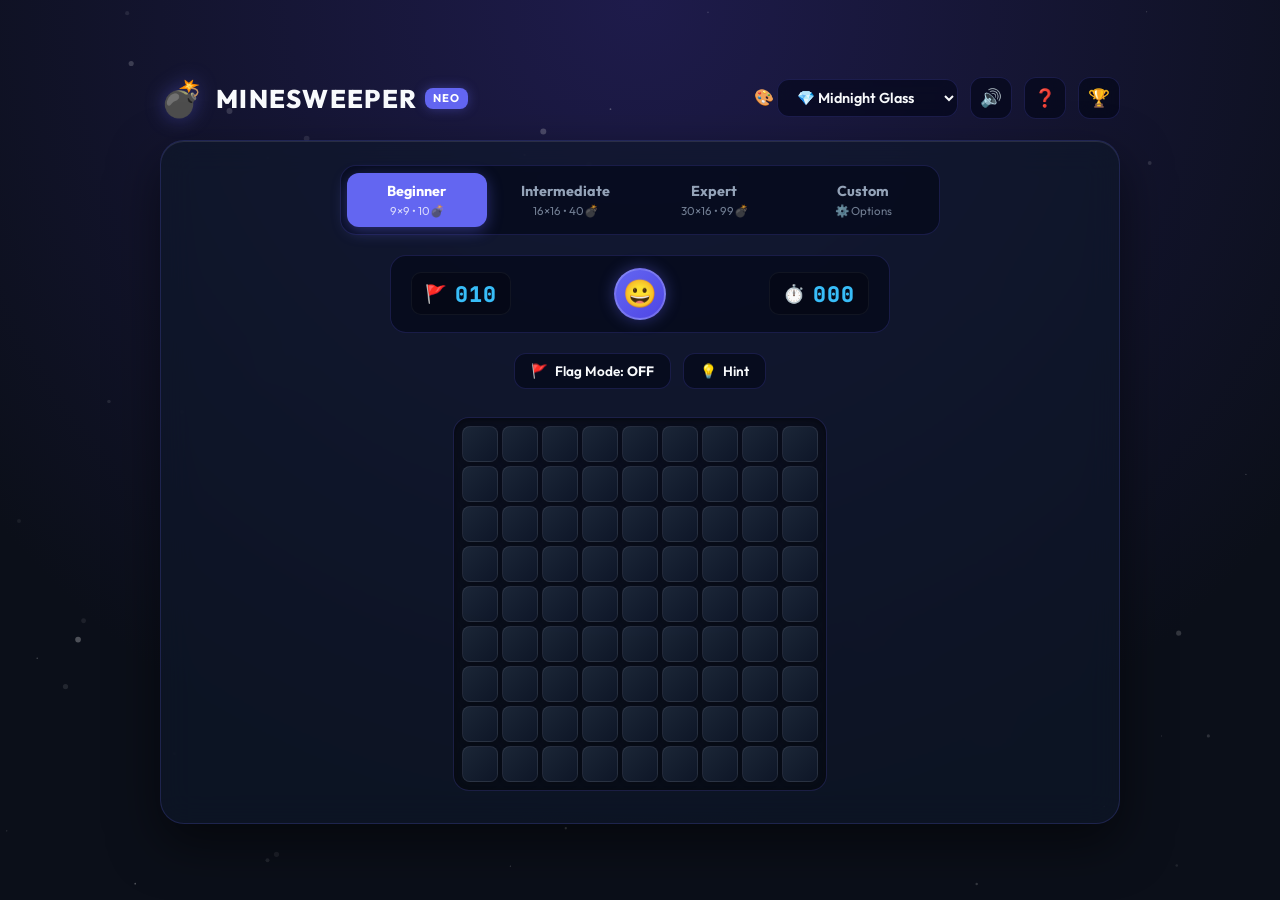
<file: minesweeper/index.html>
<!DOCTYPE html>
<html lang="en" data-theme="dark-glass">
<head>
    <meta charset="UTF-8">
    <meta name="viewport" content="width=device-width, initial-scale=1.0">
    <title>Minesweeper Neo | Modern Minesweeper Webgame</title>
    <meta name="description" content="A modern, sleek, and aesthetically pleasing Minesweeper game built with custom themes, sound effects, particles, and smooth animations.">
    <!-- Google Fonts -->
    <link rel="preconnect" href="https://fonts.googleapis.com">
    <link rel="preconnect" href="https://fonts.gstatic.com" crossorigin>
    <link href="https://fonts.googleapis.com/css2?family=JetBrains+Mono:wght@500;700;800&family=Outfit:wght@400;500;600;700;800&display=swap" rel="stylesheet">
    <link rel="stylesheet" href="style.css">
</head>
<body>
    <!-- Background Animated Canvas -->
    <canvas id="bg-canvas"></canvas>
    
    <!-- Particle FX Canvas overlay for explosions & confetti -->
    <canvas id="fx-canvas"></canvas>

    <div class="app-container">
        <!-- Header -->
        <header class="app-header">
            <div class="brand">
                <div class="brand-icon">💣</div>
                <div class="brand-text">
                    <h1>MINESWEEPER <span class="badge">NEO</span></h1>
                </div>
            </div>

            <div class="header-controls">
                <!-- Theme Selector -->
                <div class="theme-selector-wrapper">
                    <label for="theme-select" class="icon-btn-label" title="Change Theme">🎨</label>
                    <select id="theme-select" class="glass-select" aria-label="Select Theme">
                        <option value="dark-glass">💎 Midnight Glass</option>
                        <option value="cyberpunk">🌌 Cyberpunk Neon</option>
                        <option value="emerald">🌿 Emerald Forest</option>
                        <option value="volcano">🌋 Obsidian Flame</option>
                        <option value="light-clean">☀️ Solarized Light</option>
                    </select>
                </div>

                <!-- Sound Toggle -->
                <button id="sound-btn" class="icon-btn" title="Toggle Audio (Mute/Unmute)" aria-label="Toggle Audio">
                    <span class="sound-icon">🔊</span>
                </button>

                <!-- How to Play -->
                <button id="help-btn" class="icon-btn" title="How to Play" aria-label="How to Play">
                    ❓
                </button>

                <!-- Statistics -->
                <button id="stats-btn" class="icon-btn" title="Statistics" aria-label="Statistics">
                    🏆
                </button>
            </div>
        </header>

        <!-- Main Card -->
        <main class="game-card glass-panel">
            <!-- Difficulty Selector Bar -->
            <div class="difficulty-bar">
                <button class="diff-btn active" data-diff="beginner">
                    <span class="diff-name">Beginner</span>
                    <span class="diff-spec">9×9 • 10💣</span>
                </button>
                <button class="diff-btn" data-diff="intermediate">
                    <span class="diff-name">Intermediate</span>
                    <span class="diff-spec">16×16 • 40💣</span>
                </button>
                <button class="diff-btn" data-diff="expert">
                    <span class="diff-name">Expert</span>
                    <span class="diff-spec">30×16 • 99💣</span>
                </button>
                <button class="diff-btn" data-diff="custom">
                    <span class="diff-name">Custom</span>
                    <span class="diff-spec">⚙️ Options</span>
                </button>
            </div>

            <!-- Status HUD -->
            <div class="hud-panel">
                <!-- Counter: Flag / Mines left -->
                <div class="hud-box" id="mine-counter-box" title="Mines Remaining">
                    <span class="hud-icon">🚩</span>
                    <span id="mine-count" class="hud-value">010</span>
                </div>

                <!-- Face / Reset Button -->
                <button id="face-btn" class="face-btn" title="Reset Game" aria-label="Reset Game">
                    <span id="face-icon">😀</span>
                </button>

                <!-- Timer -->
                <div class="hud-box" id="timer-box" title="Time Elapsed">
                    <span class="hud-icon">⏱️</span>
                    <span id="timer-count" class="hud-value">000</span>
                </div>
            </div>

            <!-- Mobile / Touch Flag Mode Switcher & Hint Bar -->
            <div class="action-toolbar">
                <button id="flag-mode-btn" class="tool-btn" title="Toggle Flagging Mode for Touch Screen">
                    <span class="tool-icon">🚩</span>
                    <span class="tool-text">Flag Mode: <strong id="flag-mode-status">OFF</strong></span>
                </button>
                <button id="hint-btn" class="tool-btn hint-btn" title="Get a smart hint">
                    <span class="tool-icon">💡</span>
                    <span class="tool-text">Hint</span>
                </button>
            </div>

            <!-- Game Board Viewport -->
            <div class="board-wrapper">
                <div id="board" class="minesweeper-board"></div>
            </div>
        </main>
    </div>

    <!-- Custom Modal -->
    <div id="custom-modal" class="modal-overlay hidden">
        <div class="modal-card glass-panel">
            <h2>Custom Game Setup</h2>
            <form id="custom-form">
                <div class="form-group">
                    <label for="custom-width">Width (5 - 40):</label>
                    <input type="number" id="custom-width" min="5" max="40" value="10" required>
                </div>
                <div class="form-group">
                    <label for="custom-height">Height (5 - 30):</label>
                    <input type="number" id="custom-height" min="5" max="30" value="10" required>
                </div>
                <div class="form-group">
                    <label for="custom-mines">Mines (1 - 80% cells):</label>
                    <input type="number" id="custom-mines" min="1" max="300" value="15" required>
                </div>
                <div class="modal-actions">
                    <button type="button" id="custom-cancel" class="btn btn-secondary">Cancel</button>
                    <button type="submit" class="btn btn-primary">Start Custom Game</button>
                </div>
            </form>
        </div>
    </div>

    <!-- Help Modal -->
    <div id="help-modal" class="modal-overlay hidden">
        <div class="modal-card glass-panel help-card">
            <div class="modal-header">
                <h2>How to Play Minesweeper</h2>
                <button class="close-modal-btn" data-close="help-modal">✕</button>
            </div>
            <div class="modal-body help-content">
                <div class="help-section">
                    <h3>🎯 Objective</h3>
                    <p>Uncover all the safe cells on the board without detonating any hidden mines!</p>
                </div>
                <div class="help-section">
                    <h3>🖱️ Controls</h3>
                    <ul>
                        <li><strong>Left Click / Tap:</strong> Uncover a cell.</li>
                        <li><strong>Right Click / Long Press:</strong> Plant or remove a Flag 🚩 to mark suspected mines.</li>
                        <li><strong>Middle Click / Double Click on Revealed Number:</strong> "Chord" to automatically uncover all surrounding non-flagged cells if you have flagged the exact number of neighboring mines!</li>
                        <li><strong>Flag Mode Toggle:</strong> Enable for easy one-tap flagging on mobile devices.</li>
                    </ul>
                </div>
                <div class="help-section">
                    <h3>🔢 Numbers Explained</h3>
                    <p>The number on a revealed cell indicates how many mines are hiding in the 8 adjacent neighboring cells (including diagonals).</p>
                </div>
                <div class="help-section">
                    <h3>💡 Smart Features</h3>
                    <p>• <strong>Safe First Click:</strong> Your very first click is guaranteed to open a safe 0-mine area!</p>
                    <p>• <strong>Smart Hint 💡:</strong> Stressed out? Click Hint to get a safe move calculated by logic algorithms.</p>
                </div>
            </div>
        </div>
    </div>

    <!-- Stats Modal -->
    <div id="stats-modal" class="modal-overlay hidden">
        <div class="modal-card glass-panel stats-card">
            <div class="modal-header">
                <h2>Player Statistics 🏆</h2>
                <button class="close-modal-btn" data-close="stats-modal">✕</button>
            </div>
            <div class="modal-body">
                <div class="stats-grid">
                    <div class="stat-box">
                        <span class="stat-num" id="stat-played">0</span>
                        <span class="stat-lbl">Played</span>
                    </div>
                    <div class="stat-box">
                        <span class="stat-num" id="stat-won">0</span>
                        <span class="stat-lbl">Won</span>
                    </div>
                    <div class="stat-box">
                        <span class="stat-num" id="stat-winrate">0%</span>
                        <span class="stat-lbl">Win Rate</span>
                    </div>
                    <div class="stat-box">
                        <span class="stat-num" id="stat-streak">0</span>
                        <span class="stat-lbl">Current Streak</span>
                    </div>
                </div>

                <h3 class="stats-subtitle">⚡ Best Times</h3>
                <div class="best-times-list">
                    <div class="time-item"><span>Beginner:</span> <strong id="best-beginner">--:--</strong></div>
                    <div class="time-item"><span>Intermediate:</span> <strong id="best-intermediate">--:--</strong></div>
                    <div class="time-item"><span>Expert:</span> <strong id="best-expert">--:--</strong></div>
                </div>

                <div class="modal-actions" style="margin-top: 1.5rem;">
                    <button id="reset-stats-btn" class="btn btn-danger">Reset Statistics</button>
                </div>
            </div>
        </div>
    </div>

    <!-- Victory / Defeat Overlay Modal -->
    <div id="result-modal" class="modal-overlay hidden">
        <div class="modal-card glass-panel result-card">
            <div class="result-icon-wrapper" id="result-icon">🎉</div>
            <h2 id="result-title">Victory!</h2>
            <p id="result-subtitle">You cleared all mines safely!</p>
            <div class="result-details">
                <div class="result-detail-item">
                    <span>Time:</span>
                    <strong id="result-time">00:00</strong>
                </div>
                <div class="result-detail-item" id="result-record-badge">
                    <span class="badge-new-record">🏆 NEW RECORD!</span>
                </div>
            </div>
            <div class="modal-actions">
                <button id="result-play-again" class="btn btn-primary btn-lg">Play Again 🔄</button>
            </div>
        </div>
    </div>

    <!-- JavaScript Files -->
    <script src="audio.js"></script>
    <script src="effects.js"></script>
    <script src="game.js"></script>
</body>
</html>
</file>
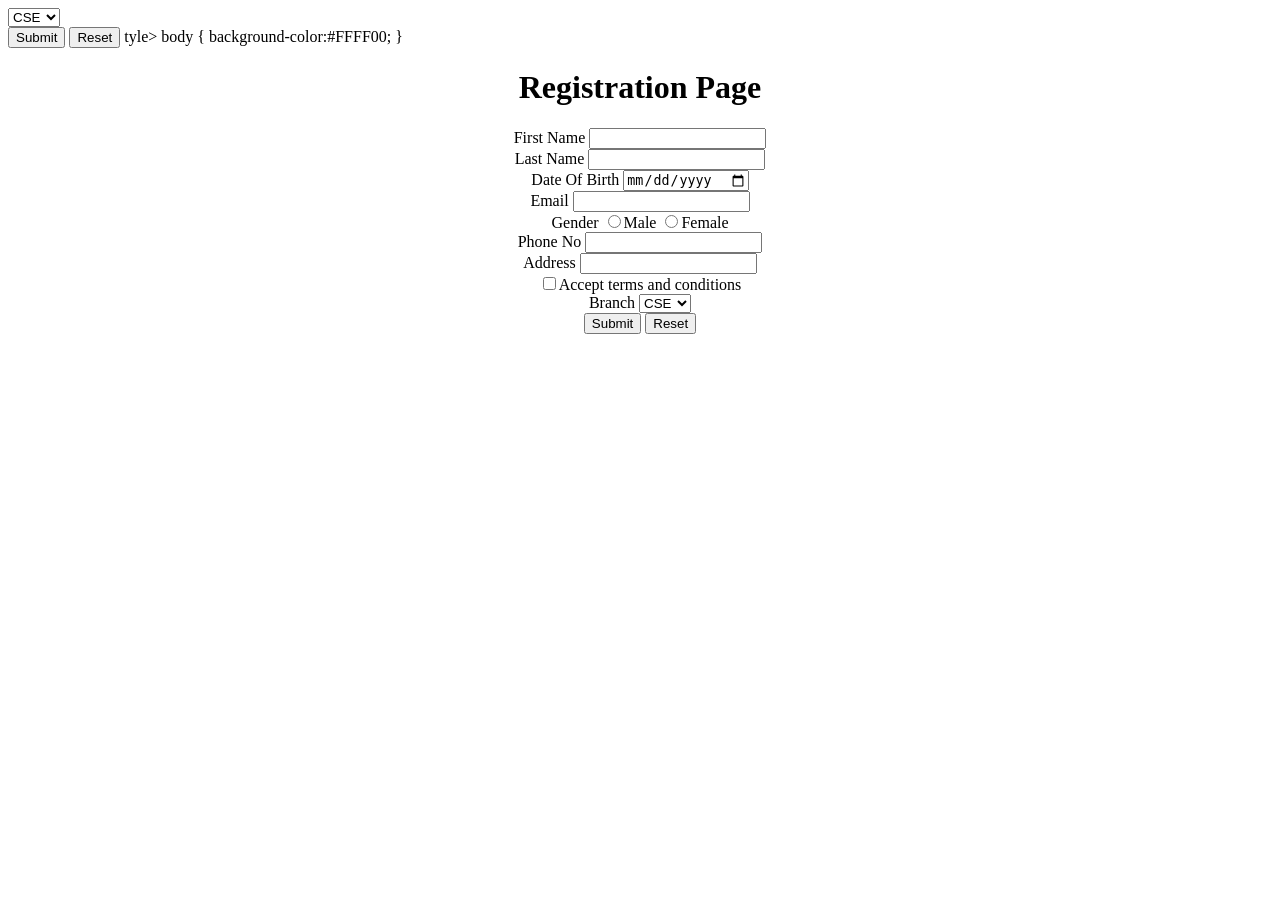
<file: file.html>
<html>
<head>
<title>Registration Form</title>
<link type="stylesheet" href="styles.css">
<select name="ops">
 <option value=05>CSE</option>
 <option value=66>CSM</option>
 <option value=02>EEE</option> 
<option value=04>ECE</option>
 </select>
<br>
<button type="submit">Submit</button> 
<button type="reset">Reset</button>
</form> 
</center>
</body>
</html>tyle>
body
{
background-color:#FFFF00;
}
 </style>
</head>
<center>
<h1>Registration Page</h1>
<form action="Registration" method="GET">
<label>First Name</label> <input type="text" name="Fname"><br>
<label>Last Name</label> <input type="text" name="Lname"><br>

<label>Date Of Birth</label> <input type="date" name="dob"><br>
<label>Email</label> 
<input type="email" name="email">
<br> 
<label>Gender</label> 
<input type="radio" name="Gender">Male </input> 
<input type="radio" name="Gender">Female </input>
<br>
 <label>Phone No</label>
 <input type="number" name="phno">
<br>
 <label>Address</label> 
<input type="textarea" rows=5 cols=5 name="addr">
<br>
 <input type="checkbox">Accept terms and conditions
 <br>
<label>Branch</label> 
<select name="ops">
 <option value=05>CSE</option>
 <option value=66>CSM</option>
 <option value=02>EEE</option> 
<option value=04>ECE</option>
 </select>
<br>
<button type="submit">Submit</button> 
<button type="reset">Reset</button>
</form> 
</center>
</body>
</html>
</file>
<file: minesweeper/style.css>
/* ==========================================================================
   Minesweeper Neo - Modern Design System & CSS Stylesheet
   ========================================================================== */

/* Theme Variables Definition */
:root {
    /* Font Families */
    --font-main: 'Outfit', -apple-system, BlinkMacSystemFont, 'Segoe UI', Roboto, sans-serif;
    --font-mono: 'JetBrains Mono', monospace;

    /* Cell Number Colors */
    --c-num-1: #38bdf8; /* Blue */
    --c-num-2: #34d399; /* Green */
    --c-num-3: #f87171; /* Red */
    --c-num-4: #c084fc; /* Purple */
    --c-num-5: #fbbf24; /* Amber */
    --c-num-6: #22d3ee; /* Cyan */
    --c-num-7: #f472b6; /* Pink */
    --c-num-8: #94a3b8; /* Light Slate */
}

/* --- Theme 1: Midnight Glass (Default) --- */
[data-theme="dark-glass"] {
    --bg-body: #0b0f19;
    --bg-radial: radial-gradient(circle at 50% 0%, #1e1b4b 0%, #0b0f19 75%);
    --panel-bg: rgba(15, 23, 42, 0.65);
    --panel-border: rgba(99, 102, 241, 0.2);
    --panel-shadow: 0 20px 50px rgba(0, 0, 0, 0.5), inset 0 1px 0 rgba(255, 255, 255, 0.1);
    --accent: #6366f1;
    --accent-hover: #4f46e5;
    --accent-glow: rgba(99, 102, 241, 0.4);
    --text-main: #f8fafc;
    --text-muted: #94a3b8;
    
    --hud-bg: rgba(2, 6, 23, 0.6);
    --hud-text: #38bdf8;
    
    --cell-covered-bg: linear-gradient(135deg, rgba(30, 41, 59, 0.9), rgba(15, 23, 42, 0.9));
    --cell-covered-border: rgba(255, 255, 255, 0.08);
    --cell-hover-bg: linear-gradient(135deg, rgba(51, 65, 85, 0.9), rgba(30, 41, 59, 0.9));
    --cell-revealed-bg: rgba(15, 23, 42, 0.7);
    --cell-revealed-border: rgba(255, 255, 255, 0.04);
    --cell-mine-bg: rgba(239, 68, 68, 0.35);
}

/* --- Theme 2: Cyberpunk Neon --- */
[data-theme="cyberpunk"] {
    --bg-body: #05050f;
    --bg-radial: radial-gradient(circle at 50% 10%, #2e0854 0%, #05050f 80%);
    --panel-bg: rgba(18, 10, 36, 0.75);
    --panel-border: rgba(236, 72, 153, 0.4);
    --panel-shadow: 0 20px 50px rgba(236, 72, 153, 0.15), 0 0 30px rgba(6, 182, 212, 0.15);
    --accent: #ec4899;
    --accent-hover: #db2777;
    --accent-glow: rgba(236, 72, 153, 0.5);
    --text-main: #fdba74;
    --text-muted: #a78bfa;

    --hud-bg: rgba(10, 5, 24, 0.85);
    --hud-text: #06b6d4;

    --cell-covered-bg: linear-gradient(135deg, #2a0845, #120a24);
    --cell-covered-border: rgba(236, 72, 153, 0.3);
    --cell-hover-bg: linear-gradient(135deg, #44107a, #2a0845);
    --cell-revealed-bg: rgba(10, 5, 24, 0.8);
    --cell-revealed-border: rgba(6, 182, 212, 0.2);
    --cell-mine-bg: rgba(244, 63, 94, 0.45);
}

/* --- Theme 3: Emerald Forest --- */
[data-theme="emerald"] {
    --bg-body: #031c17;
    --bg-radial: radial-gradient(circle at 50% 0%, #064e3b 0%, #031c17 80%);
    --panel-bg: rgba(6, 78, 59, 0.4);
    --panel-border: rgba(52, 211, 153, 0.3);
    --panel-shadow: 0 20px 50px rgba(0, 0, 0, 0.6);
    --accent: #10b981;
    --accent-hover: #059669;
    --accent-glow: rgba(16, 185, 129, 0.4);
    --text-main: #ecfdf5;
    --text-muted: #6ee7b7;

    --hud-bg: rgba(2, 44, 34, 0.8);
    --hud-text: #34d399;

    --cell-covered-bg: linear-gradient(135deg, #065f46, #044e39);
    --cell-covered-border: rgba(52, 211, 153, 0.25);
    --cell-hover-bg: linear-gradient(135deg, #047857, #065f46);
    --cell-revealed-bg: rgba(2, 44, 34, 0.7);
    --cell-revealed-border: rgba(52, 211, 153, 0.1);
    --cell-mine-bg: rgba(225, 29, 72, 0.4);
}

/* --- Theme 4: Obsidian Flame --- */
[data-theme="volcano"] {
    --bg-body: #0c0a09;
    --bg-radial: radial-gradient(circle at 50% 0%, #451a03 0%, #0c0a09 80%);
    --panel-bg: rgba(28, 25, 23, 0.7);
    --panel-border: rgba(249, 115, 22, 0.3);
    --panel-shadow: 0 20px 50px rgba(0, 0, 0, 0.7);
    --accent: #f97316;
    --accent-hover: #ea580c;
    --accent-glow: rgba(249, 115, 22, 0.4);
    --text-main: #fff7ed;
    --text-muted: #fdba74;

    --hud-bg: rgba(12, 10, 9, 0.85);
    --hud-text: #fbbf24;

    --cell-covered-bg: linear-gradient(135deg, #292524, #1c1917);
    --cell-covered-border: rgba(249, 115, 22, 0.2);
    --cell-hover-bg: linear-gradient(135deg, #44403c, #292524);
    --cell-revealed-bg: rgba(12, 10, 9, 0.75);
    --cell-revealed-border: rgba(249, 115, 22, 0.1);
    --cell-mine-bg: rgba(239, 68, 68, 0.45);
}

/* --- Theme 5: Solarized Light --- */
[data-theme="light-clean"] {
    --bg-body: #f8fafc;
    --bg-radial: radial-gradient(circle at 50% 0%, #e0e7ff 0%, #f8fafc 80%);
    --panel-bg: rgba(255, 255, 255, 0.75);
    --panel-border: rgba(99, 102, 241, 0.25);
    --panel-shadow: 0 20px 50px rgba(99, 102, 241, 0.12);
    --accent: #4f46e5;
    --accent-hover: #4338ca;
    --accent-glow: rgba(79, 70, 229, 0.3);
    --text-main: #0f172a;
    --text-muted: #475569;

    --hud-bg: rgba(241, 245, 249, 0.9);
    --hud-text: #0284c7;

    --cell-covered-bg: linear-gradient(135deg, #ffffff, #e2e8f0);
    --cell-covered-border: rgba(148, 163, 184, 0.4);
    --cell-hover-bg: linear-gradient(135deg, #f1f5f9, #cbd5e1);
    --cell-revealed-bg: rgba(241, 245, 249, 0.85);
    --cell-revealed-border: rgba(203, 213, 225, 0.5);
    --cell-mine-bg: rgba(252, 165, 165, 0.6);
}


/* --- Global Resets & Base Styles --- */
* {
    box-sizing: border-box;
    margin: 0;
    padding: 0;
    user-select: none;
    -webkit-user-select: none;
}

body {
    font-family: var(--font-main);
    background-color: var(--bg-body);
    background-image: var(--bg-radial);
    color: var(--text-main);
    min-height: 100vh;
    display: flex;
    justify-content: center;
    align-items: center;
    overflow-x: hidden;
    padding: 1.5rem 1rem;
    transition: background 0.4s ease, color 0.4s ease;
}

/* Background Canvases */
#bg-canvas, #fx-canvas {
    position: fixed;
    top: 0;
    left: 0;
    width: 100vw;
    height: 100vh;
    pointer-events: none;
}

#bg-canvas { z-index: 0; opacity: 0.6; }
#fx-canvas { z-index: 999; }

/* Glass Panel Component */
.glass-panel {
    background: var(--panel-bg);
    backdrop-filter: blur(16px);
    -webkit-backdrop-filter: blur(16px);
    border: 1px solid var(--panel-border);
    box-shadow: var(--panel-shadow);
    border-radius: 24px;
}

/* Main Layout Container */
.app-container {
    position: relative;
    z-index: 10;
    width: 100%;
    max-width: 960px;
    display: flex;
    flex-direction: column;
    gap: 1.25rem;
    align-items: center;
}

/* App Header */
.app-header {
    width: 100%;
    display: flex;
    justify-content: space-between;
    align-items: center;
    flex-wrap: wrap;
    gap: 1rem;
}

.brand {
    display: flex;
    align-items: center;
    gap: 0.75rem;
}

.brand-icon {
    font-size: 2.2rem;
    filter: drop-shadow(0 0 10px var(--accent-glow));
    animation: floatAnim 3s ease-in-out infinite alternate;
}

@keyframes floatAnim {
    0% { transform: translateY(0) rotate(0deg); }
    100% { transform: translateY(-4px) rotate(5deg); }
}

.brand-text h1 {
    font-size: 1.6rem;
    font-weight: 800;
    letter-spacing: 0.05em;
    display: flex;
    align-items: center;
    gap: 0.5rem;
}

.brand-text .badge {
    font-size: 0.7rem;
    font-weight: 700;
    background: var(--accent);
    color: #fff;
    padding: 0.2rem 0.5rem;
    border-radius: 8px;
    letter-spacing: 0.1em;
    box-shadow: 0 0 12px var(--accent-glow);
}

.header-controls {
    display: flex;
    align-items: center;
    gap: 0.75rem;
}

/* Glass Select & Buttons */
.glass-select {
    background: var(--hud-bg);
    color: var(--text-main);
    border: 1px solid var(--panel-border);
    padding: 0.5rem 0.9rem;
    border-radius: 12px;
    font-family: var(--font-main);
    font-weight: 600;
    font-size: 0.9rem;
    outline: none;
    cursor: pointer;
    backdrop-filter: blur(8px);
    transition: all 0.2s ease;
}

.glass-select:hover {
    border-color: var(--accent);
    box-shadow: 0 0 10px var(--accent-glow);
}

.icon-btn {
    background: var(--hud-bg);
    border: 1px solid var(--panel-border);
    color: var(--text-main);
    width: 42px;
    height: 42px;
    border-radius: 12px;
    display: flex;
    justify-content: center;
    align-items: center;
    font-size: 1.1rem;
    cursor: pointer;
    backdrop-filter: blur(8px);
    transition: all 0.2s ease;
}

.icon-btn:hover {
    transform: translateY(-2px);
    border-color: var(--accent);
    box-shadow: 0 4px 15px var(--accent-glow);
}

.icon-btn:active {
    transform: translateY(0);
}

/* Main Game Card */
.game-card {
    width: 100%;
    padding: 1.5rem;
    display: flex;
    flex-direction: column;
    align-items: center;
    gap: 1.25rem;
}

/* Difficulty Bar */
.difficulty-bar {
    display: flex;
    gap: 0.6rem;
    background: var(--hud-bg);
    padding: 0.4rem;
    border-radius: 16px;
    border: 1px solid var(--panel-border);
    width: 100%;
    max-width: 600px;
    justify-content: center;
    flex-wrap: wrap;
}

.diff-btn {
    flex: 1;
    min-width: 110px;
    background: transparent;
    border: none;
    color: var(--text-muted);
    padding: 0.6rem 0.8rem;
    border-radius: 12px;
    font-family: var(--font-main);
    cursor: pointer;
    display: flex;
    flex-direction: column;
    align-items: center;
    gap: 0.15rem;
    transition: all 0.25s ease;
}

.diff-btn .diff-name {
    font-weight: 700;
    font-size: 0.9rem;
}

.diff-btn .diff-spec {
    font-size: 0.72rem;
    opacity: 0.75;
}

.diff-btn:hover {
    color: var(--text-main);
    background: rgba(255, 255, 255, 0.05);
}

.diff-btn.active {
    background: var(--accent);
    color: #fff;
    box-shadow: 0 4px 15px var(--accent-glow);
}

/* Status HUD Panel */
.hud-panel {
    display: flex;
    justify-content: space-between;
    align-items: center;
    width: 100%;
    max-width: 500px;
    background: var(--hud-bg);
    border: 1px solid var(--panel-border);
    padding: 0.75rem 1.25rem;
    border-radius: 16px;
}

.hud-box {
    display: flex;
    align-items: center;
    gap: 0.5rem;
    background: rgba(0, 0, 0, 0.25);
    padding: 0.4rem 0.8rem;
    border-radius: 10px;
    border: 1px solid rgba(255, 255, 255, 0.05);
}

.hud-icon {
    font-size: 1.1rem;
}

.hud-value {
    font-family: var(--font-mono);
    font-size: 1.35rem;
    font-weight: 800;
    color: var(--hud-text);
    letter-spacing: 0.05em;
    min-width: 3.2ch;
    text-align: center;
}

/* Face Button */
.face-btn {
    width: 52px;
    height: 52px;
    border-radius: 50%;
    background: linear-gradient(135deg, var(--accent), var(--accent-hover));
    border: 2px solid rgba(255, 255, 255, 0.2);
    box-shadow: 0 0 15px var(--accent-glow);
    display: flex;
    justify-content: center;
    align-items: center;
    font-size: 1.7rem;
    cursor: pointer;
    transition: transform 0.2s cubic-bezier(0.34, 1.56, 0.64, 1), box-shadow 0.2s ease;
}

.face-btn:hover {
    transform: scale(1.1);
    box-shadow: 0 0 25px var(--accent-glow);
}

.face-btn:active {
    transform: scale(0.95);
}

/* Action Toolbar (Hint & Flag Mode) */
.action-toolbar {
    display: flex;
    gap: 0.75rem;
    justify-content: center;
    width: 100%;
    max-width: 500px;
}

.tool-btn {
    background: var(--hud-bg);
    border: 1px solid var(--panel-border);
    color: var(--text-main);
    padding: 0.5rem 1rem;
    border-radius: 12px;
    font-family: var(--font-main);
    font-size: 0.85rem;
    font-weight: 600;
    display: flex;
    align-items: center;
    gap: 0.4rem;
    cursor: pointer;
    transition: all 0.2s ease;
}

.tool-btn:hover {
    border-color: var(--accent);
    background: rgba(255, 255, 255, 0.08);
}

.tool-btn.active {
    background: rgba(239, 68, 68, 0.2);
    border-color: #ef4444;
    color: #f87171;
}

.hint-btn:hover {
    box-shadow: 0 0 12px rgba(251, 191, 36, 0.4);
    border-color: #fbbf24;
}

/* Game Board Viewport & Grid */
.board-wrapper {
    width: 100%;
    overflow-x: auto;
    display: flex;
    justify-content: center;
    padding: 0.5rem 0;
    max-height: 70vh;
}

.minesweeper-board {
    display: grid;
    gap: 4px;
    padding: 8px;
    background: rgba(0, 0, 0, 0.3);
    border-radius: 16px;
    border: 1px solid var(--panel-border);
    box-shadow: inset 0 2px 10px rgba(0, 0, 0, 0.5);
    touch-action: manipulation;
}

/* Cells */
.cell {
    width: 36px;
    height: 36px;
    border-radius: 8px;
    display: flex;
    justify-content: center;
    align-items: center;
    font-family: var(--font-mono);
    font-weight: 800;
    font-size: 1.15rem;
    cursor: pointer;
    transition: background 0.15s ease, transform 0.1s ease, border-color 0.15s ease;
    position: relative;
    box-sizing: border-box;
}

.cell.covered {
    background: var(--cell-covered-bg);
    border: 1px solid var(--cell-covered-border);
    box-shadow: 0 2px 5px rgba(0, 0, 0, 0.2);
}

.cell.covered:hover {
    background: var(--cell-hover-bg);
    border-color: var(--accent);
    transform: scale(1.04);
    z-index: 2;
}

.cell.revealed {
    background: var(--cell-revealed-bg);
    border: 1px solid var(--cell-revealed-border);
    box-shadow: inset 0 1px 3px rgba(0, 0, 0, 0.3);
    transform: none;
    cursor: default;
}

.cell.revealed.pop {
    animation: revealPop 0.25s cubic-bezier(0.175, 0.885, 0.32, 1.275);
}

@keyframes revealPop {
    0% { transform: scale(0.6); opacity: 0.5; }
    100% { transform: scale(1); opacity: 1; }
}

.cell.flagged {
    color: #ef4444;
    animation: flagPop 0.2s cubic-bezier(0.175, 0.885, 0.32, 1.275);
}

@keyframes flagPop {
    0% { transform: scale(0.5); }
    100% { transform: scale(1); }
}

.cell.mine {
    background: var(--cell-mine-bg) !important;
    border-color: #ef4444 !important;
}

.cell.mine-exploded {
    background: #dc2626 !important;
    animation: mineShake 0.4s ease;
}

@keyframes mineShake {
    0%, 100% { transform: translate(0, 0); }
    20% { transform: translate(-3px, 2px); }
    40% { transform: translate(3px, -2px); }
    60% { transform: translate(-2px, -1px); }
    80% { transform: translate(2px, 1px); }
}

.cell.hint-highlight {
    animation: hintPulse 1.2s infinite alternate ease-in-out;
    border-color: #fbbf24 !important;
}

@keyframes hintPulse {
    0% { box-shadow: 0 0 0 rgba(251, 191, 36, 0); transform: scale(1); }
    100% { box-shadow: 0 0 15px rgba(251, 191, 36, 0.8); transform: scale(1.08); z-index: 5; }
}

/* Cell Number Color Classes */
.cell[data-num="1"] { color: var(--c-num-1); }
.cell[data-num="2"] { color: var(--c-num-2); }
.cell[data-num="3"] { color: var(--c-num-3); }
.cell[data-num="4"] { color: var(--c-num-4); }
.cell[data-num="5"] { color: var(--c-num-5); }
.cell[data-num="6"] { color: var(--c-num-6); }
.cell[data-num="7"] { color: var(--c-num-7); }
.cell[data-num="8"] { color: var(--c-num-8); }


/* --- Modal Components --- */
.modal-overlay {
    position: fixed;
    top: 0;
    left: 0;
    width: 100vw;
    height: 100vh;
    background: rgba(0, 0, 0, 0.7);
    backdrop-filter: blur(8px);
    z-index: 1000;
    display: flex;
    justify-content: center;
    align-items: center;
    padding: 1rem;
    opacity: 1;
    transition: opacity 0.3s ease;
}

.modal-overlay.hidden {
    opacity: 0;
    pointer-events: none;
}

.modal-card {
    width: 100%;
    max-width: 440px;
    padding: 2rem;
    display: flex;
    flex-direction: column;
    gap: 1.25rem;
    transform: translateY(0) scale(1);
    transition: transform 0.3s cubic-bezier(0.34, 1.56, 0.64, 1);
}

.modal-overlay.hidden .modal-card {
    transform: translateY(20px) scale(0.95);
}

.modal-header {
    display: flex;
    justify-content: space-between;
    align-items: center;
}

.modal-header h2 {
    font-size: 1.4rem;
    font-weight: 700;
}

.close-modal-btn {
    background: transparent;
    border: none;
    color: var(--text-muted);
    font-size: 1.3rem;
    cursor: pointer;
    padding: 0.2rem 0.5rem;
    border-radius: 8px;
    transition: color 0.2s ease, background 0.2s ease;
}

.close-modal-btn:hover {
    color: var(--text-main);
    background: rgba(255, 255, 255, 0.1);
}

/* Forms in Modal */
.form-group {
    display: flex;
    flex-direction: column;
    gap: 0.4rem;
}

.form-group label {
    font-size: 0.9rem;
    font-weight: 600;
    color: var(--text-muted);
}

.form-group input {
    background: var(--hud-bg);
    border: 1px solid var(--panel-border);
    color: var(--text-main);
    padding: 0.6rem 0.9rem;
    border-radius: 10px;
    font-family: var(--font-mono);
    font-size: 1rem;
    outline: none;
}

.form-group input:focus {
    border-color: var(--accent);
    box-shadow: 0 0 10px var(--accent-glow);
}

.modal-actions {
    display: flex;
    gap: 0.75rem;
    justify-content: flex-end;
}

/* Buttons */
.btn {
    padding: 0.6rem 1.2rem;
    border-radius: 12px;
    font-family: var(--font-main);
    font-weight: 700;
    font-size: 0.95rem;
    border: none;
    cursor: pointer;
    transition: all 0.2s ease;
}

.btn-primary {
    background: var(--accent);
    color: #fff;
    box-shadow: 0 4px 15px var(--accent-glow);
}

.btn-primary:hover {
    background: var(--accent-hover);
    transform: translateY(-2px);
}

.btn-secondary {
    background: rgba(255, 255, 255, 0.1);
    color: var(--text-main);
}

.btn-secondary:hover {
    background: rgba(255, 255, 255, 0.18);
}

.btn-danger {
    background: rgba(239, 68, 68, 0.2);
    color: #f87171;
    border: 1px solid rgba(239, 68, 68, 0.4);
}

.btn-danger:hover {
    background: rgba(239, 68, 68, 0.35);
}

.btn-lg {
    padding: 0.8rem 1.8rem;
    font-size: 1.1rem;
    width: 100%;
}

/* Help Content */
.help-content {
    display: flex;
    flex-direction: column;
    gap: 1rem;
    max-height: 60vh;
    overflow-y: auto;
    padding-right: 0.5rem;
}

.help-section h3 {
    font-size: 1rem;
    color: var(--hud-text);
    margin-bottom: 0.3rem;
}

.help-section p, .help-section ul {
    font-size: 0.95rem;
    color: var(--text-muted);
    line-height: 1.5;
}

.help-section ul {
    padding-left: 1.2rem;
}

/* Stats Modal Grid */
.stats-grid {
    display: grid;
    grid-template-columns: repeat(2, 1fr);
    gap: 0.8rem;
}

.stat-box {
    background: var(--hud-bg);
    border: 1px solid var(--panel-border);
    border-radius: 12px;
    padding: 0.8rem;
    display: flex;
    flex-direction: column;
    align-items: center;
    justify-content: center;
}

.stat-num {
    font-family: var(--font-mono);
    font-size: 1.5rem;
    font-weight: 800;
    color: var(--hud-text);
}

.stat-lbl {
    font-size: 0.8rem;
    color: var(--text-muted);
    text-transform: uppercase;
    letter-spacing: 0.05em;
}

.stats-subtitle {
    font-size: 1rem;
    margin-top: 1rem;
    margin-bottom: 0.5rem;
    color: var(--text-main);
}

.best-times-list {
    display: flex;
    flex-direction: column;
    gap: 0.4rem;
}

.time-item {
    display: flex;
    justify-content: space-between;
    background: rgba(0, 0, 0, 0.2);
    padding: 0.5rem 0.8rem;
    border-radius: 8px;
    font-size: 0.9rem;
}

.time-item strong {
    font-family: var(--font-mono);
    color: var(--hud-text);
}

/* Victory / Defeat Modal */
.result-card {
    text-align: center;
    align-items: center;
}

.result-icon-wrapper {
    font-size: 4rem;
    animation: resultPop 0.5s cubic-bezier(0.34, 1.56, 0.64, 1);
}

@keyframes resultPop {
    0% { transform: scale(0.2) rotate(-20deg); }
    100% { transform: scale(1) rotate(0deg); }
}

.result-card h2 {
    font-size: 1.8rem;
}

.result-card p {
    color: var(--text-muted);
    font-size: 1rem;
}

.result-details {
    display: flex;
    flex-direction: column;
    align-items: center;
    gap: 0.5rem;
    background: var(--hud-bg);
    border: 1px solid var(--panel-border);
    padding: 0.8rem 1.5rem;
    border-radius: 14px;
    width: 100%;
}

.result-detail-item {
    font-size: 1.1rem;
    display: flex;
    gap: 0.5rem;
}

.result-detail-item strong {
    font-family: var(--font-mono);
    color: var(--hud-text);
}

.badge-new-record {
    background: linear-gradient(135deg, #f59e0b, #d97706);
    color: #fff;
    font-size: 0.85rem;
    font-weight: 800;
    padding: 0.25rem 0.75rem;
    border-radius: 20px;
    letter-spacing: 0.05em;
    animation: glowPulse 1.5s infinite alternate;
}

@keyframes glowPulse {
    0% { box-shadow: 0 0 5px rgba(245, 158, 11, 0.4); }
    100% { box-shadow: 0 0 20px rgba(245, 158, 11, 0.9); }
}

/* Responsive adjustments */
@media (max-width: 600px) {
    .app-header {
        flex-direction: column;
        align-items: flex-start;
    }

    .header-controls {
        width: 100%;
        justify-content: space-between;
    }

    .cell {
        width: 30px;
        height: 30px;
        font-size: 0.95rem;
    }

    .hud-panel {
        padding: 0.5rem 0.8rem;
    }

    .hud-value {
        font-size: 1.1rem;
    }

    .face-btn {
        width: 44px;
        height: 44px;
        font-size: 1.4rem;
    }
}
</file>
